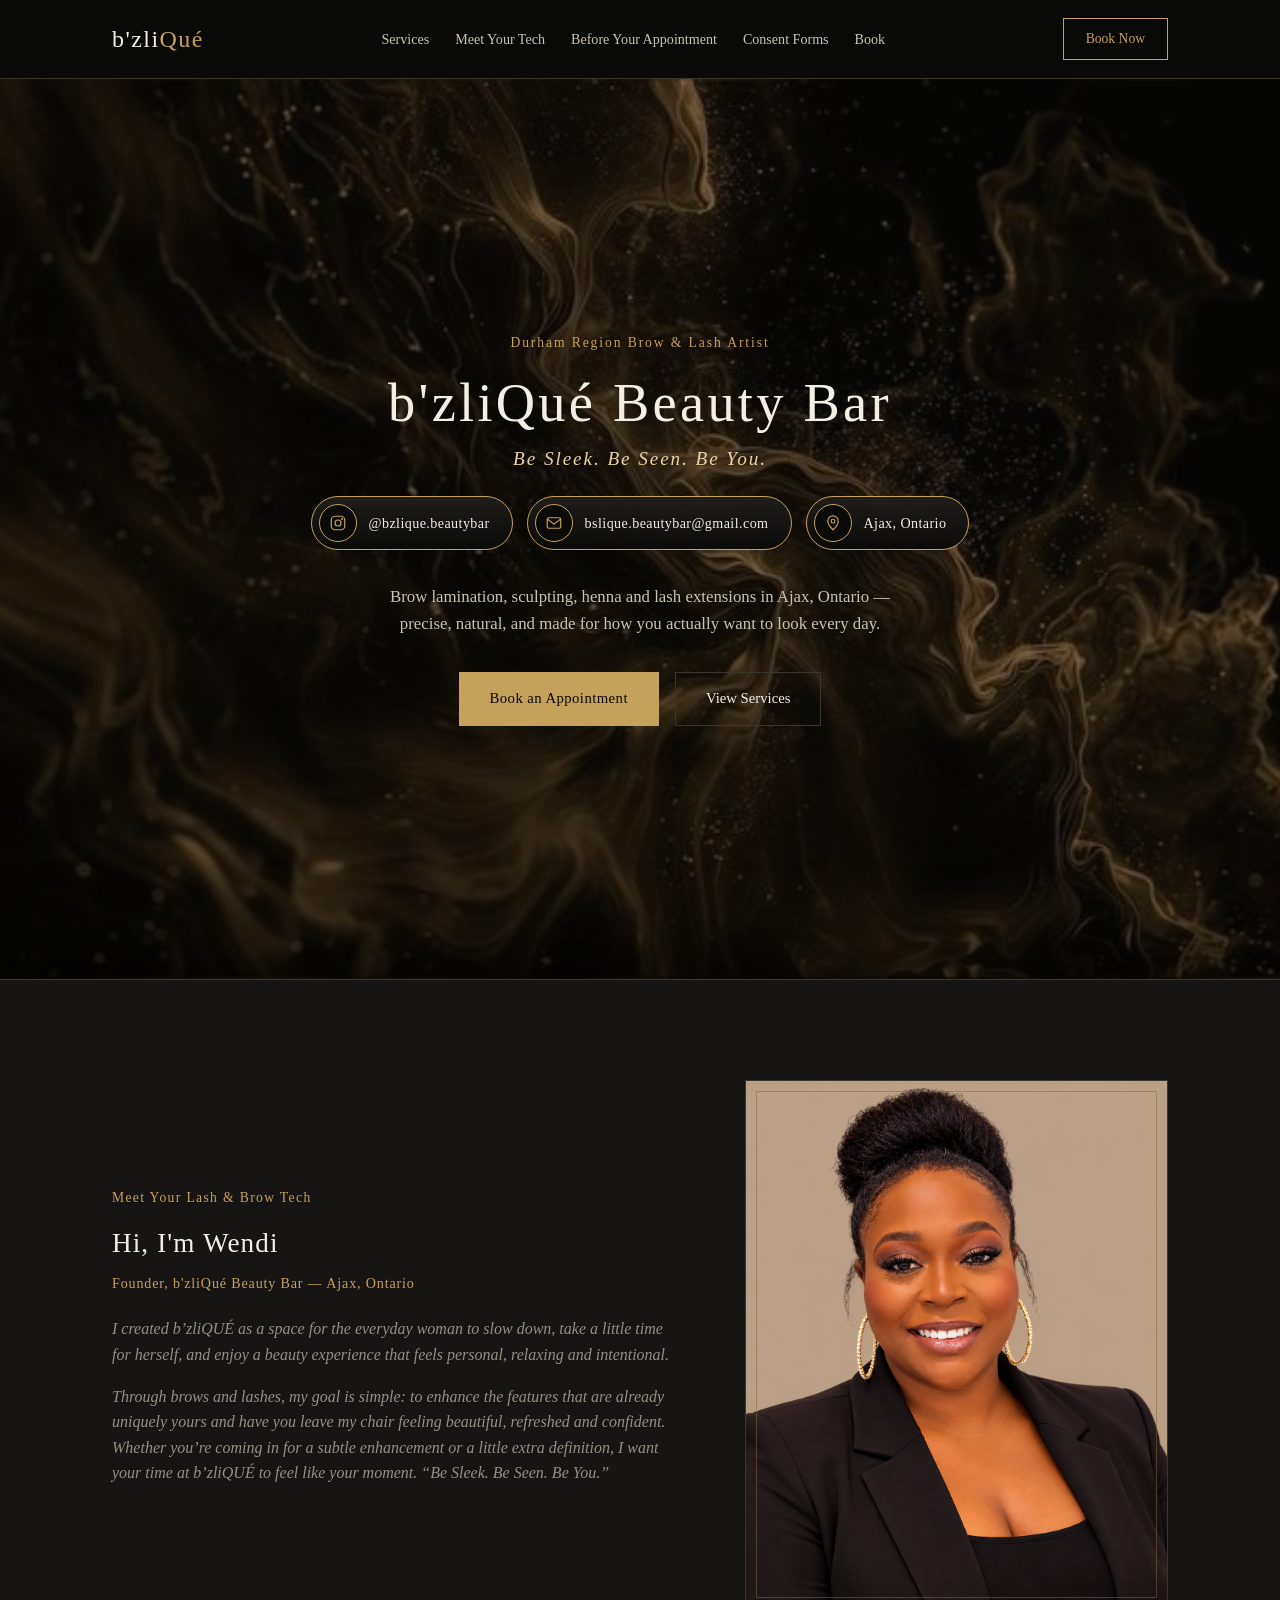
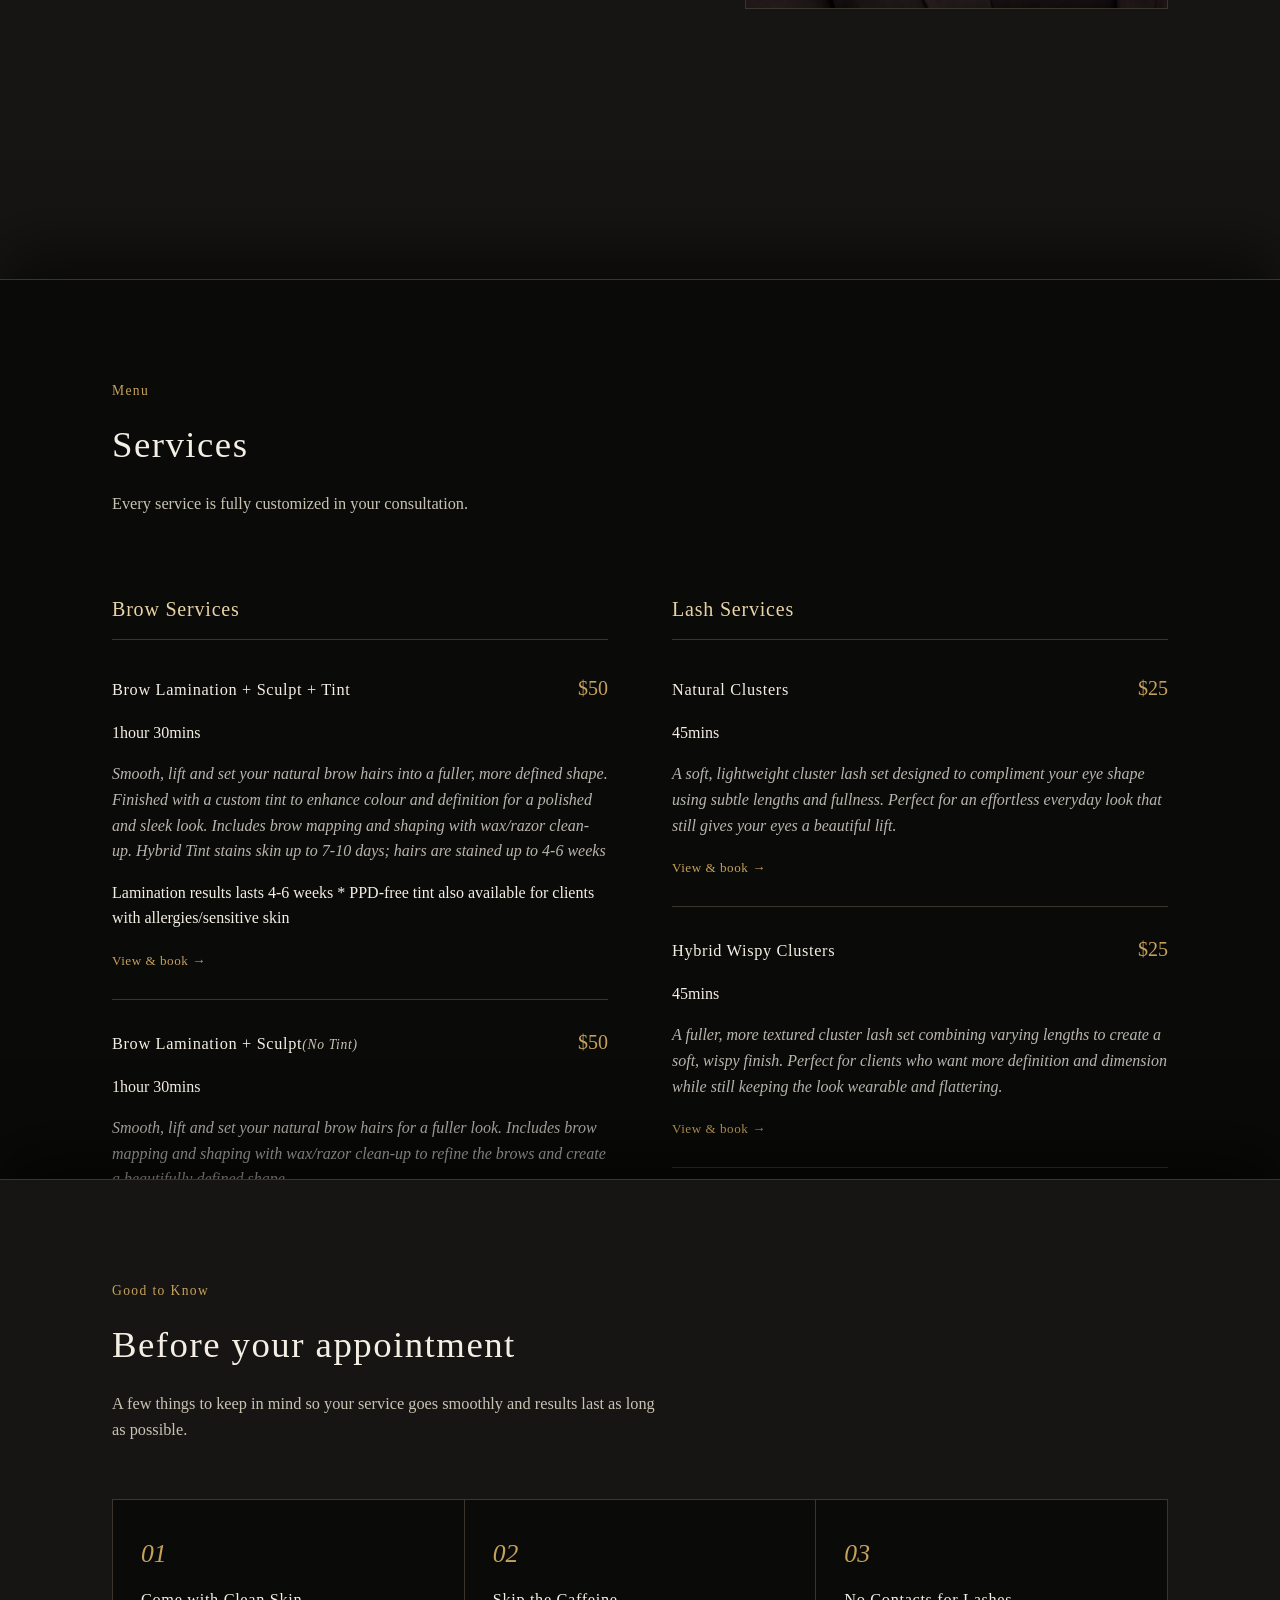
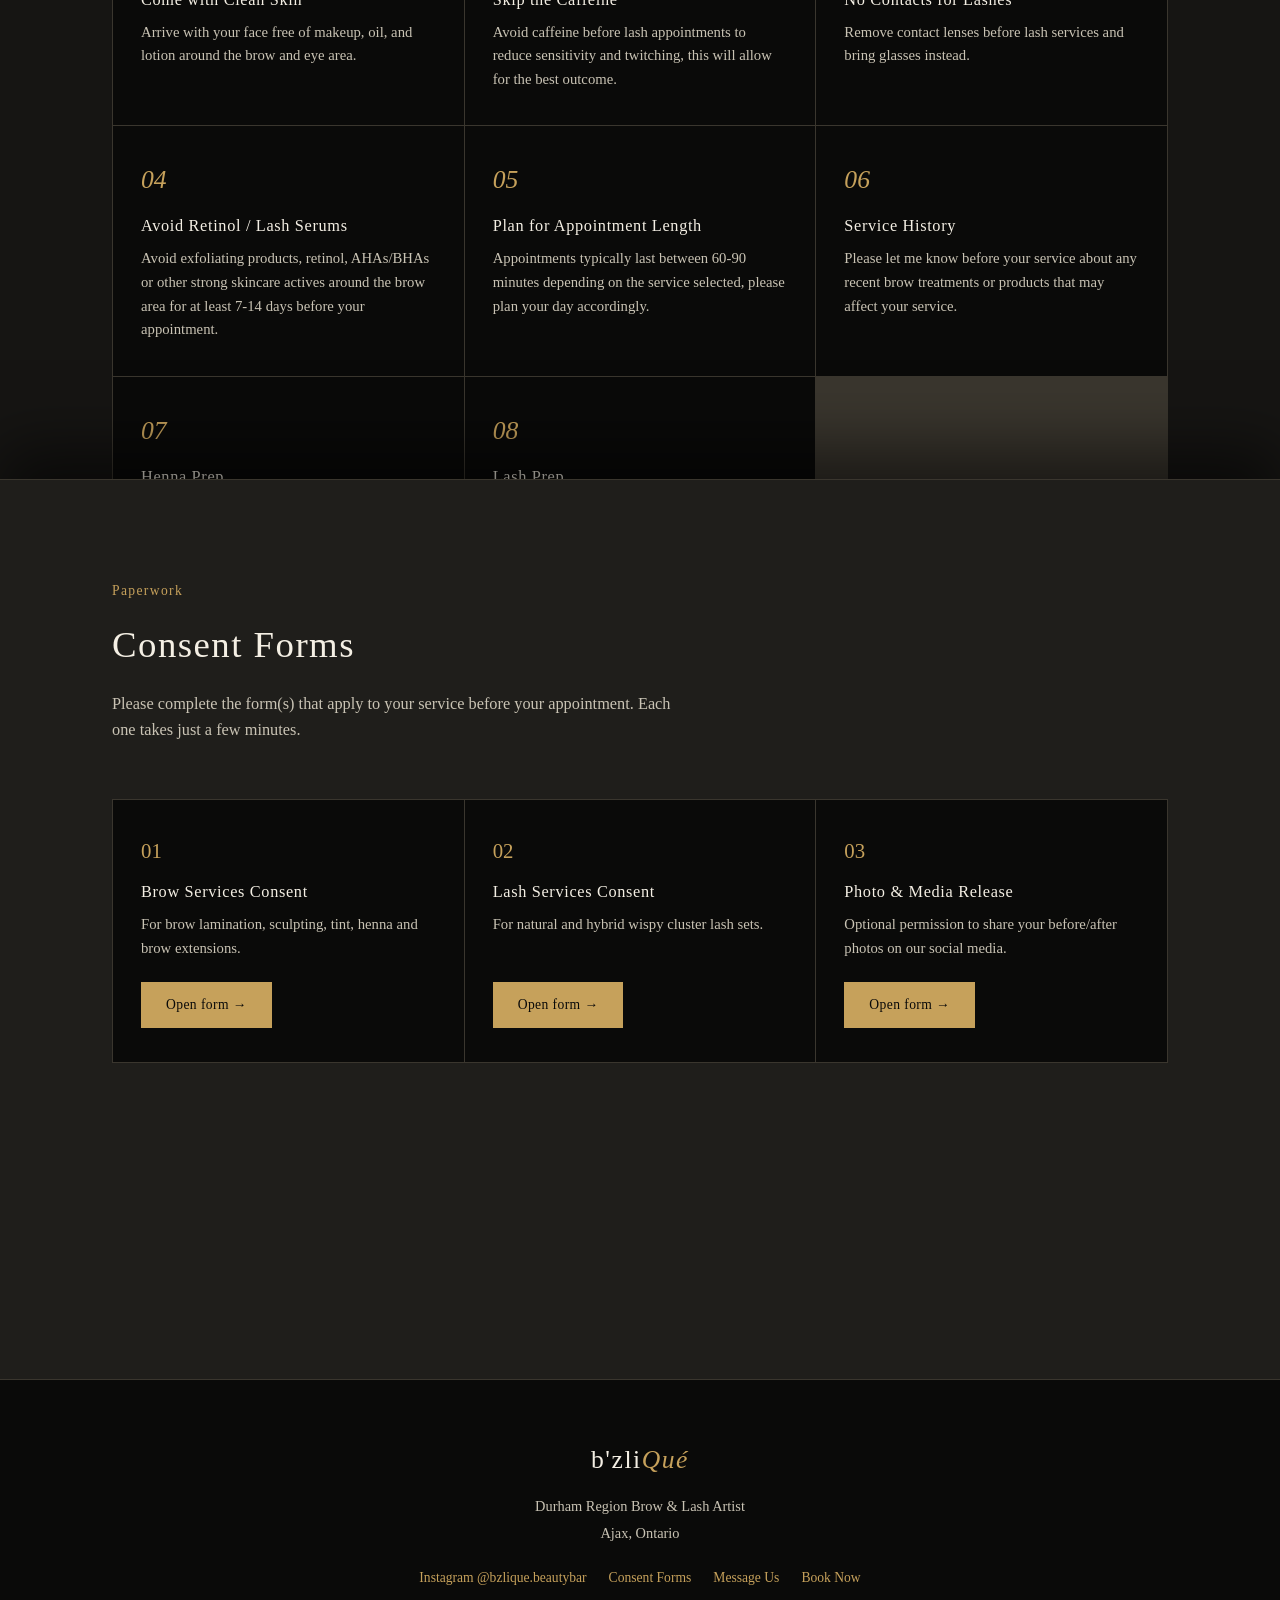
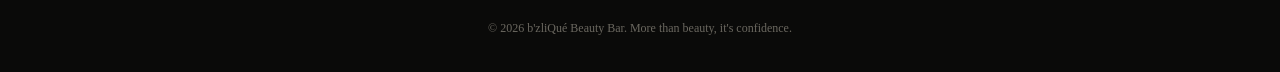
<file: index.html>
<!DOCTYPE html>
<html lang="en">
<head>
<meta charset="UTF-8">
<meta name="viewport" content="width=device-width, initial-scale=1.0">
<title>b'zliQué Beauty Bar — Brow & Lash Studio, Ajax</title>
<link rel="preconnect" href="https://fonts.googleapis.com">
<link href="https://fonts.googleapis.com/css2?family=Cinzel+Decorative:wght@400;700&family=Jost:ital,wght@0,300;0,400;0,500;0,600;1,300&display=swap" rel="stylesheet">
<link rel="stylesheet" href="styles.css">
</head>
<body>

<nav>
  <div class="nav-inner">
    <a href="#top" class="brand">b'zli<em>Qué</em></a>
    <div class="nav-links">
      <a href="#services">Services</a>
      <a href="#about">Meet Your Tech</a>
      <a href="#prep">Before Your Appointment</a>
      <a href="#consent">Consent Forms</a>
      <a data-fresha href="#">Book</a>
    </div>
    <a class="nav-cta" data-fresha href="#">Book Now</a>
    <button class="menu-toggle" id="menuToggle" aria-label="Menu" aria-expanded="false">
      <span class="bar"></span><span class="bar"></span><span class="bar"></span>
    </button>
  </div>
  <div class="dropdown" id="dropdown">
    <a href="#about">Meet Your Tech</a>
    <a href="#services">Services</a>
    <a href="#prep">Before Your Appointment</a>
    <a href="#consent">Consent Forms</a>
    <a data-fresha href="#">Book</a>
  </div>
</nav>

<div id="top"></div>

<!-- HERO -->
<div class="stack-outer z1">
  <div class="stack-inner">

    <div class="hero-photo-slot"></div>

    <div class="hero">

      <div class="hero-eyebrow">Durham Region Brow &amp; Lash Artist</div>

      <!-- LOGO + MOTTO (centered) -->
      <h1>
        b'zliQué Beauty Bar
        <span class="script">Be Sleek. Be Seen. Be You.</span>
      </h1>

      <!-- CONTACT BUBBLES (horizontal) -->
      <div class="contact-row">
        <a href="https://www.instagram.com/bzlique.beautybar/" class="contact-pill" target="_blank" rel="noopener" aria-label="Instagram @bzlique.beautybar">
          <span class="contact-icon"><svg viewBox="0 0 24 24" fill="none" stroke="currentColor" stroke-width="1.6" stroke-linecap="round" stroke-linejoin="round" aria-hidden="true"><rect x="3" y="3" width="18" height="18" rx="5"/><circle cx="12" cy="12" r="4"/><circle cx="17.3" cy="6.7" r=".6" fill="currentColor"/></svg></span>
          <span class="contact-label">@bzlique.beautybar</span>
        </a>
        <a href="mailto:bslique.beautybar@gmail.com" class="contact-pill" aria-label="Email hello@bzliquebeautybar.com">
          <span class="contact-icon"><svg viewBox="0 0 24 24" fill="none" stroke="currentColor" stroke-width="1.6" stroke-linecap="round" stroke-linejoin="round" aria-hidden="true"><rect x="3" y="5" width="18" height="14" rx="2"/><path d="m3.5 7 8.5 6.5L20.5 7"/></svg></span>
          <span class="contact-label">bslique.beautybar@gmail.com</span>
        </a>
        <a href="https://www.google.com/maps/search/?api=1&amp;query=Ajax%2C+Ontario" class="contact-pill" target="_blank" rel="noopener" aria-label="Location: Ajax, Ontario">
          <span class="contact-icon"><svg viewBox="0 0 24 24" fill="none" stroke="currentColor" stroke-width="1.6" stroke-linecap="round" stroke-linejoin="round" aria-hidden="true"><path d="M12 21s-7-6.2-7-11.5a7 7 0 0 1 14 0C19 14.800 12 21 12 21z"/><circle cx="12" cy="9.5" r="2.5"/></svg></span>
          <span class="contact-label">Ajax, Ontario</span>
        </a>
      </div>

      <p class="lead">
        Brow lamination, sculpting, henna and lash extensions in Ajax,
        Ontario — precise, natural, and made for how you actually want
        to look every day.
      </p>

      <div class="hero-buttons">
        <a href="#" class="btn-primary" data-fresha>Book an Appointment</a>
        <a href="#services" class="btn-ghost">View Services</a>
      </div>

    </div>
  </div>
</div>

<!-- ABOUT / MEET YOUR LASH TECH -->
<section id="about" class="stack-outer z2">
<div class="stack-inner">
  <div class="wrap about-grid">
    <div class="about-copy">
      <div class="kicker">Meet Your Lash & Brow Tech</div>
      <h3>Hi, I'm Wendi</h3>
      <span class="role">Founder, b'zliQué Beauty Bar — Ajax, Ontario</span>
      <p class="placeholder">I created b’zliQUÉ as a space for the everyday woman to slow down, take a little time for
herself, and enjoy a beauty experience that feels personal, relaxing and intentional.</p>
      <p class="placeholder">Through brows and lashes, my goal is simple: to enhance the features that are already
uniquely yours and have you leave my chair feeling beautiful, refreshed and confident.
Whether you’re coming in for a subtle enhancement or a little extra definition, I want your time
at b’zliQUÉ to feel like your moment.
“Be Sleek. Be Seen. Be You.”</p>
    </div>
    <div class="about-photo">
      <img src="Headshot.png" alt="Headshot">
    </div>
  </div>
</div>
</section>

<!-- SERVICES ---------------------------------------------------------
     Each "View & book" link opens service.html?service=<id>, which
     reads that service's name/price/description from the SERVICES
     object in script.js and displays it on its own page.          -->
<section id="services" class="stack-outer z3">
<div class="stack-inner">
  <div class="wrap">
    <div class="section-head">
      <div class="kicker">Menu</div>
      <h2>Services</h2>
      <p>Every service is fully customized in your consultation.</p>
    </div>

    <div class="services-grid">
      <div class="service-col">
        <h3>Brow Services</h3>

        <div class="service-item">
          <div class="service-top">
            <span class="service-name">Brow Lamination + Sculpt + Tint</span>
            <span class="service-price">$50</span>
          </div>
          <p class="placeholder">1hour 30mins</p>
          <p class="service-desc placeholder">Smooth, lift and set your natural brow hairs into a fuller, more defined shape. Finished with a
custom tint to enhance colour and definition for a polished and sleek look. Includes brow
mapping and shaping with wax/razor clean-up.
Hybrid Tint stains skin up to 7-10 days; hairs are stained up to 4-6 weeks
<p>Lamination results lasts 4-6 weeks

  * PPD-free tint also available for clients with allergies/sensitive skin</p>
          <div class="service-actions"><a class="book-link" href="service.html?service=brow-lamination-sculpt-tint">View & book →</a></div>
        </div>

        <div class="service-item">
          <div class="service-top">
            <span class="service-name">Brow Lamination + Sculpt<small style="color:var(--cream-dim);font-style:italic;">(No Tint)</small></span>
            <span class="service-price">$50</span>
          </div>
          <p class="placeholder">1hour 30mins</p>
          <p class="service-desc placeholder">Smooth, lift and set your natural brow hairs for a fuller look. Includes brow mapping and
shaping with wax/razor clean-up to refine the brows and create a beautifully defined shape.</p>
 <p>Lamination results lasts 4-6 weeks</p>
          <div class="service-actions"><a class="book-link" href="service.html?service=brow-lamination-sculpt">View & book →</a></div>
        </div>

        <div class="service-item">
          <div class="service-top">
            <span class="service-name">Brow Lamination Maintenance</span>
            <span class="service-price">$35</span>
          </div>
          <p>1hour 30mins</p>
          <p class="service-desc placeholder">This maintenance service is designed to refresh and nourish your brows while maintaining
their shape and appearance. Includes a conditioning treatment, relaxing hot towel, brow sculpting, and tint if required to
refresh your colour and definition.</p>
<p>Recommended 3–6 weeks after your last brow lamination.</p>
          <div class="service-actions"><a class="book-link" href="service.html?service=brow-lamination-maintenance">View & book →</a></div>
        </div>

        <div class="service-item">
          <div class="service-top">
            <span class="service-name">Henna Brows + Brow Sculpt</span>
            <span class="service-price">$30</span>
          </div>
          <p>1hour 30mins</p>
          <p class="service-desc placeholder">A complete brow transformation featuring mapping and shaping to create a flattering brow
design, followed by henna to stain both the brow hairs and skin. Ideal for adding definition and
creating a fuller, more structured appearance.</p>
<p>*Henna lasts up to 10-14 days on the skin and up to 6 weeks on the hairs.</p>
          <div class="service-actions"><a class="book-link" href="service.html?service=brow-henna-sculpt">View & book →</a></div>
        </div>

        <div class="service-item">
          <div class="service-top">
            <span class="service-name">Brow Sculpt + Tint</span>
            <span class="service-price">$30</span>
          </div>
          <p>1hour 30mins</p>
          <p class="service-desc placeholder">Refresh and define your natural brows with a wax and/or razor clean-up to remove unwanted
hair and refine the shape, followed by a custom tint to enhance the colour and create a fuller
appearance.</p>
<p>Hybrid Tint stains skin up to 7-10 days; hairs are stained up to 4-6 weeks
*PPD-free tint also available for clients with allergies/sensitive skin</p>
          <div class="service-actions"><a class="book-link" href="service.html?service=brow-sculpt-tint">View & book →</a></div>
        </div>

        <div class="service-item">
          <div class="service-top">
            <span class="service-name">Brow Sculpt</span>
            <span class="service-price">$25</span>
          </div>
          <p>1hour</p>
          <p class="service-desc placeholder">This treatment includes detailed brow mapping to create the most flattering shape for your facial
features, followed by expert shaping and clean-up using wax and/or a precision razor.</p>
          <div class="service-actions"><a class="book-link" href="service.html?service=brow-sculpt">View & book →</a></div>
        </div>

        <div class="service-item" style="border-bottom:none;">
          <div class="service-top">
            <span class="service-name">Brow Extensions <small style="color:var(--cream-dim);font-style:italic;">(Add-On)</small></span>
            <span class="service-price">$20</span>
          </div>
          <p>30mins</p>
          <p class="service-desc placeholder">Individual brow fibres are carefully applied to help fill sparse areas and add realistic-looking
fullness and definition. A great add-on for clients wanting to enhance areas where natural
brow hair is thin or missing.</p>
          <div class="service-actions"><a class="book-link" href="service.html?service=brow-extensions">View & book →</a></div>
        </div>
      </div>

      <div class="service-col">
        <h3>Lash Services</h3>

        <div class="service-item">
          <div class="service-top">
            <span class="service-name">Natural Clusters</span>
            <span class="service-price">$25</span>
          </div>
          <p>45mins</p>
          <p class="service-desc placeholder">A soft, lightweight cluster lash set designed to compliment your eye shape using subtle
lengths and fullness. Perfect for an effortless everyday look that still gives your eyes a
beautiful lift.</p>
          <div class="service-actions"><a class="book-link" href="service.html?service=lash-natural-clusters">View & book →</a></div>
        </div>

        <div class="service-item">
          <div class="service-top">
            <span class="service-name">Hybrid Wispy Clusters</span>
            <span class="service-price">$25</span>
          </div>
          <p>45mins</p>
          <p class="service-desc placeholder">A fuller, more textured cluster lash set combining varying lengths to create a soft, wispy finish.
Perfect for clients who want more definition and dimension while still keeping the look
wearable and flattering.</p>
          <div class="service-actions"><a class="book-link" href="service.html?service=lash-hybrid-wispy">View & book →</a></div>
        </div>
        <p>Cluster lash sets are designed for short-term wear. Proper aftercare is essential to
help protect your natural lashes.</p>

        <div class="service-item" style="border-bottom:none;opacity:0;pointer-events:none;">
          <div class="service-top"><span class="service-name">&nbsp;</span></div>
        </div>
      </div>
    </div>
  </div>
</div>
</section>

<!-- BEFORE YOUR APPOINTMENT -->
<section id="prep" class="stack-outer z4">
<div class="stack-inner">
  <div class="wrap">
    <div class="section-head">
      <div class="kicker">Good to Know</div>
      <h2>Before your appointment</h2>
      <p>A few things to keep in mind so your service goes smoothly and results last as long as possible.</p>
    </div>
    <div class="prep-grid">
      <div class="prep-card">
        <span class="num">01</span>
        <h4>Come with Clean Skin</h4>
        <p>Arrive with your face free of makeup, oil, and lotion around the brow and eye area.</p>
      </div>
      <div class="prep-card">
        <span class="num">02</span>
        <h4>Skip the Caffeine</h4>
        <p>Avoid caffeine before lash appointments to reduce sensitivity and twitching, this will allow for the best outcome.</p>
      </div>
      <div class="prep-card">
        <span class="num">03</span>
        <h4>No Contacts for Lashes</h4>
        <p>Remove contact lenses before lash services and bring glasses instead.</p>
      </div>
      <div class="prep-card">
        <span class="num">04</span>
        <h4>Avoid Retinol / Lash Serums</h4>
        <p>Avoid exfoliating products, retinol, AHAs/BHAs or other strong skincare actives around the brow area for at least 7-14 days before your appointment.</p>
      </div>
       <div class="prep-card">
        <span class="num">05</span>
        <h4>Plan for Appointment Length</h4>
        <p>Appointments typically last between 60-90 minutes depending on the service selected, please plan your day accordingly.</p>
      </div>
      <div class="prep-card">
        <span class="num">06</span>
        <h4>Service History</h4>
        <p>Please let me know before your service about any recent brow treatments or products that may affect your service.</p>
      </div>
      <div class="prep-card">
        <span class="num">07</span>
        <h4>Henna Prep</h4>
        <p>For tint or henna services, a patch test may be recommended 24–48 hours before your appointment.</p>
        <p>*Results may vary based on skin type, aftercare and lifestyle.</p>
      </div>
      <div class="prep-card">
        <span class="num">08</span>
        <h4>Lash Prep</h4>
        <p>Please arrive with clean lashes and no eye makeup. Avoid mascara, strip-lash glue and oily products around the eyes before your appointment. If you wear contact lenses, you will be required to remove them before your service.</p>
      </div>
    </div>
    <p class="prep-note">Cancellation Policy</p>
    <p>Life happens — we understand!</p>
    <p>If you need to cancel or reschedule, please provide at least 24 hours’ notice.</p>
    <p>Cancellations or rescheduling with less than 24 hours’ notice will result in the $10 deposit being forfeited.</p>
    <p>A new deposit will be required to secure another appointment.</p>
    <p>No-shows will also forfeit their deposit.</p>
  </div>
</div>
</section>

<!-- CONSENT FORMS ---------------------------------------------------
     Each button opens a Google Form. Paste the form links into
     CONSENT_FORM_LINKS in script.js (keys match data-form below). -->
<section id="consent" class="stack-outer z5">
<div class="stack-inner">
  <div class="wrap">
    <div class="section-head">
      <div class="kicker">Paperwork</div>
      <h2>Consent Forms</h2>
      <p>Please complete the form(s) that apply to your service before your appointment. Each one takes just a few minutes.</p>
    </div>
    <div class="consent-grid">
      <div class="consent-card">
        <span class="num">01</span>
        <h4>Brow Services Consent</h4>
        <p>For brow lamination, sculpting, tint, henna and brow extensions.</p>
        <a class="btn-primary" data-form="brow" href="#" target="_blank" rel="noopener">Open form →</a>
      </div>
      <div class="consent-card">
        <span class="num">02</span>
        <h4>Lash Services Consent</h4>
        <p>For natural and hybrid wispy cluster lash sets.</p>
        <a class="btn-primary" data-form="lash" href="#" target="_blank" rel="noopener">Open form →</a>
      </div>
      <div class="consent-card">
        <span class="num">03</span>
        <h4>Photo &amp; Media Release</h4>
        <p>Optional permission to share your before/after photos on our social media.</p>
        <a class="btn-primary" data-form="photo" href="#" target="_blank" rel="noopener">Open form →</a>
      </div>
    </div>
  </div>
</div>
</section>

<footer>
  <div class="brand">b'zli<em style="font-style:italic;color:var(--gold);">Qué</em></div>
  <p>Durham Region Brow & Lash Artist</p>
  <p>Ajax, Ontario</p>
  <div class="social">
    <a href="https://www.instagram.com/bzlique.beautybar/" target="_blank">Instagram @bzlique.beautybar</a>
    <a href="#consent">Consent Forms</a>
    <a href="mailto:hello@bzliquebeautybar.com">Message Us</a>
    <a data-fresha href="#">Book Now</a>
  </div>
  <p class="fine">© 2026 b'zliQué Beauty Bar. More than beauty, it's confidence.</p>
</footer>

<script src="script.js"></script>
</body>
</html>
</file>
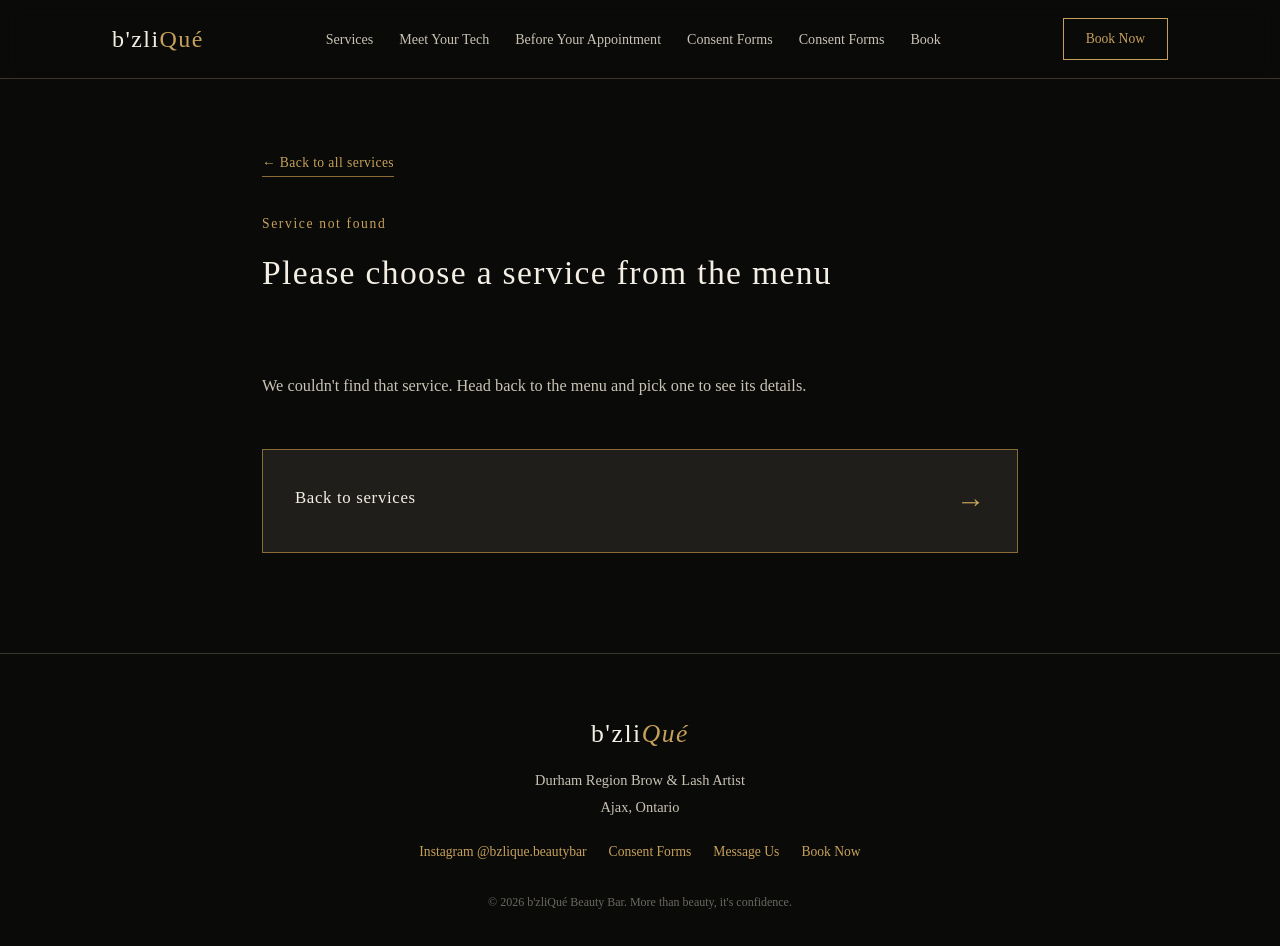
<file: service.html>
<!DOCTYPE html>
<html lang="en">
<head>
<meta charset="UTF-8">
<meta name="viewport" content="width=device-width, initial-scale=1.0">
<title>Service — b'zliQué Beauty Bar</title>
<link rel="preconnect" href="https://fonts.googleapis.com">
<link href="https://fonts.googleapis.com/css2?family=Cinzel+Decorative:wght@400;700&family=Jost:ital,wght@0,300;0,400;0,500;0,600;1,300&display=swap" rel="stylesheet">
<link rel="stylesheet" href="styles.css">
</head>
<body>

<nav>
  <div class="nav-inner">
    <a href="index.html#top" class="brand">b'zli<em>Qué</em></a>
    <div class="nav-links">
      <a href="index.html#services">Services</a>
      <a href="index.html#about">Meet Your Tech</a>
      <a href="index.html#prep">Before Your Appointment</a>
    <a href="index.html#consent">Consent Forms</a>
      <a href="index.html#consent">Consent Forms</a>
      <a data-fresha href="#">Book</a>
    </div>
    <a class="nav-cta" data-fresha href="#">Book Now</a>
    <button class="menu-toggle" id="menuToggle" aria-label="Menu" aria-expanded="false">
      <span class="bar"></span><span class="bar"></span><span class="bar"></span>
    </button>
  </div>
  <div class="dropdown" id="dropdown">
    <a href="index.html#about">Meet Your Tech</a>
    <a href="index.html#services">Services</a>
    <a href="index.html#prep">Before Your Appointment</a>
    <a href="index.html#consent">Consent Forms</a>
    <a data-fresha href="#">Book</a>
  </div>
</nav>

<!-- SERVICE DETAIL — populated from the SERVICES object in script.js
     based on the ?service=<id> value in the URL.
     To show a photo, add  image: "your-photo.jpg"  to that service in script.js. -->
<main id="serviceDetail" class="detail-wrap">
  <a class="back-link" href="index.html#services">← Back to all services</a>

  <div class="detail-photo" id="detailPhoto">[Add a photo of this service — before/after or in-progress shot]</div>

  <div class="detail-category" id="detailCategory">Category</div>
  <h1 class="detail-name" id="detailName">Service name</h1>
  <div class="detail-price" id="detailPrice">$__</div>
  <p class="detail-desc" id="detailDesc">Description loads here.</p>

  <a class="book-tile" id="detailBookBtn" href="#" target="_blank" rel="noopener">
    <div class="tile-text">
      <h4>Book this service</h4>
      <p>Opens our Fresha booking page</p>
    </div>
    <span class="tile-arrow">→</span>
  </a>
</main>

<footer>
  <div class="brand">b'zli<em style="font-style:italic;color:var(--gold);">Qué</em></div>
  <p>Durham Region Brow & Lash Artist</p>
  <p>Ajax, Ontario</p>
  <div class="social">
    <a href="https://www.instagram.com/bzlique.beautybar/" target="_blank" rel="noopener">Instagram @bzlique.beautybar</a>
    <a href="index.html#consent">Consent Forms</a>
    <a href="mailto:hello@bzliquebeautybar.com">Message Us</a>
    <a data-fresha href="#">Book Now</a>
  </div>
  <p class="fine">© 2026 b'zliQué Beauty Bar. More than beauty, it's confidence.</p>
</footer>

<script src="script.js"></script>
</body>
</html>
</file>
<file: styles.css>
/* =========================================================
   b'zliQué Beauty Bar — shared stylesheet
   Used by: index.html, service.html
   ========================================================= */


:root{
  --font-main:'Centry Gothic',serif;   /* main font: logo + headings */
  --font-body:var(--font-body);          /* sub font: all body text */
  --black:#0a0a09;
  --charcoal:#161513;
  --charcoal-2:#1f1e1b;
  --line:#3a362e;
  --cream:#f4efe4;
  --cream-dim:#c9c3b4;
  --gold:#c6a15b;
  --gold-soft:#e8d4a5;
  --gold-deep:#8a6a35;
}
*{box-sizing:border-box;}
html{scroll-behavior:smooth;}
body{
  margin:0;
  background:var(--black);
  color:var(--cream);
  font-family:var(--font-body);
  font-weight:300;
  line-height:1.6;
}
h1,h2,h3,h4,.serif{
  font-family:var(--font-main);
  font-weight:400;
  letter-spacing:.04em;
}
a{color:inherit;}
img{max-width:100%;display:block;}
.wrap{max-width:1120px;margin:0 auto;padding:0 32px;}


/* ---------- NAV ---------- */
nav{
  position:sticky;top:0;z-index:50;
  background:rgba(10,10,9,.9);
  backdrop-filter:blur(10px);
  border-bottom:1px solid var(--line);
}
.nav-inner{
  display:flex;align-items:center;justify-content:space-between;
  padding:18px 32px;max-width:1120px;margin:0 auto;
}
.brand{
  font-family:var(--font-main);
  font-size:1.5rem;
  letter-spacing:.06em;
  color:var(--cream);
  text-decoration:none;
}
.brand em{font-style:normal;color:var(--gold);}
.nav-links{display:flex;gap:26px;font-size:.88rem;}
.nav-links a{text-decoration:none;color:var(--cream-dim);transition:color .2s;}
.nav-links a:hover{color:var(--gold);}
.nav-cta{
  border:1px solid var(--gold);
  color:var(--gold);
  padding:9px 22px;
  font-size:.85rem;
  text-decoration:none;
  transition:.25s;
  background:transparent;
  cursor:pointer;
  font-family:var(--font-body);
}
.nav-cta:hover{background:var(--gold);color:var(--black);}
.menu-toggle{display:none;background:none;border:none;color:var(--cream);font-size:1.6rem;cursor:pointer;z-index:60;position:relative;}
.menu-toggle .bar{display:block;width:26px;height:1px;background:var(--cream);margin:6px 0;transition:.3s;}
.menu-toggle.open .bar:nth-child(1){transform:translateY(7px) rotate(45deg);}
.menu-toggle.open .bar:nth-child(2){opacity:0;}
.menu-toggle.open .bar:nth-child(3){transform:translateY(-7px) rotate(-45deg);}


.dropdown{
  display:none;
  position:absolute;
  top:100%;left:0;right:0;
  background:var(--charcoal-2);
  border-bottom:1px solid var(--line);
  flex-direction:column;
  padding:10px 32px 26px;
}
.dropdown.open{display:flex;}
.dropdown a{
  padding:16px 0;
  border-bottom:1px solid var(--line);
  text-decoration:none;
  color:var(--cream-dim);
  font-size:.98rem;
}
.dropdown a:last-child{border-bottom:none;}
.dropdown a:hover{color:var(--gold);}


/* ---------- HERO ---------- */
.hero-photo-slot{
  position:absolute;inset:0;
  background-image:url("Gold.png");
  background-size:cover;background-position:center;background-repeat:no-repeat;
  opacity:.5;pointer-events:none;
}
.hero{
  position:relative;z-index:1;
  display:flex;flex-direction:column;
  align-items:center;justify-content:center;
  text-align:center;
  max-width:900px;min-height:100%;
  margin:0 auto;
}
.hero-eyebrow{
  color:var(--gold);
  font-size:.85rem;letter-spacing:.14em;
  margin-bottom:18px;
}
/* logo + motto (centered) */
.hero h1{
  font-size:clamp(1.9rem,5vw,3.4rem);
  line-height:1.15;letter-spacing:.06em;
  margin:0 0 16px;color:var(--cream);
  text-wrap:balance;
}
.hero .script{
  display:block;
  font-family:var(--font-body);
  font-style:italic;font-weight:300;
  letter-spacing:.1em;
  color:var(--gold-soft);
  font-size:clamp(.95rem,1.8vw,1.2rem);
  margin-top:14px;
}

/* ---------- CONTACT BUBBLES (horizontal row under the logo + motto) ---------- */
.contact-row{
  display:flex;flex-direction:row;flex-wrap:wrap;
  justify-content:center;align-items:center;
  gap:14px;
  margin:10px 0 34px;
}
.contact-pill{
  display:inline-flex;align-items:center;gap:12px;
  padding:7px 22px 7px 7px;
  border-radius:999px;
  border:1px solid var(--gold);
  background:linear-gradient(180deg,rgba(31,30,27,.98),rgba(10,10,9,.98));
  color:var(--cream);text-decoration:none;
  font-size:.88rem;letter-spacing:.03em;
  transition:.25s;
}
a.contact-pill:hover{
  border-color:var(--gold-soft);
  box-shadow:0 0 10px rgba(198,161,91,.2);
  transform:translateY(-2px);
}
.contact-icon{
  width:38px;height:38px;flex-shrink:0;
  display:flex;align-items:center;justify-content:center;
  border-radius:50%;
  border:1px solid var(--gold);
  background:var(--black);
  color:var(--gold);
}
.contact-icon svg{width:18px;height:18px;}

.hero p.lead{
  max-width:520px;
  color:var(--cream-dim);
  font-size:1.05rem;
  margin:0 0 34px;
}
.hero-buttons{
  display:flex;gap:16px;flex-wrap:wrap;
  justify-content:center;align-items:center;
}

/* ---------- BUTTONS ---------- */
.btn-primary{
  background:var(--gold);color:var(--black);
  border:1px solid var(--gold);
  padding:14px 30px;
  font-size:.92rem;letter-spacing:.03em;
  cursor:pointer;text-decoration:none;
  font-family:var(--font-body);
  transition:.25s;display:inline-block;
}
.btn-primary:hover{background:transparent;color:var(--gold);}
.btn-ghost{
  background:transparent;color:var(--cream);
  border:1px solid var(--line);
  padding:14px 30px;font-size:.92rem;
  cursor:pointer;text-decoration:none;
  font-family:var(--font-body);
  transition:.25s;display:inline-block;
}
.btn-ghost:hover{border-color:var(--gold);color:var(--gold);}

/* small screens: keep the three bubbles in one row as icon-only circles */
@media(max-width:700px){
  .contact-row{flex-wrap:nowrap;gap:12px;}
  .contact-pill{padding:7px;}
  .contact-label{display:none;}
}

/* ---------- SECTION SHELL ---------- */
section{padding:0;border-top:1px solid var(--line);}


/* ---------- SCROLL STACKING (index.html only) ---------- */
/* Each section pins at the top of the viewport and only lets the next
   section slide over it once its own content has been fully scrolled
   through — outer element pins + sizes to the viewport, inner element
   holds the real content and scrolls internally until it runs out. */
.stack-outer{
  position:sticky;
  top:0;
  height:100vh;
  overflow:hidden;
  box-shadow:0 -30px 60px rgba(0,0,0,.55);
}
.stack-inner{
  position:relative;
  height:100%;
  overflow-y:auto;
  overflow-x:hidden;
  padding:100px 32px;
  -webkit-overflow-scrolling:touch;
  scrollbar-width:thin;
  scrollbar-color:var(--gold-deep) transparent;
}
.stack-inner::-webkit-scrollbar{width:6px;}
.stack-inner::-webkit-scrollbar-thumb{background:var(--gold-deep);}
.stack-inner::-webkit-scrollbar-track{background:transparent;}
.stack-outer.z1{z-index:1;background:var(--black);}
.stack-outer.z2{z-index:2;background:var(--charcoal);}
.stack-outer.z3{z-index:3;background:var(--black);}
.stack-outer.z4{z-index:4;background:var(--charcoal);}
.stack-outer.z5{z-index:5;background:var(--charcoal-2);}
footer{position:relative;z-index:6;background:var(--black);}


.section-head{max-width:620px;margin-bottom:56px;}
.kicker{color:var(--gold);font-size:.85rem;letter-spacing:.1em;margin-bottom:14px;}
.section-head h2{font-size:clamp(1.6rem,3vw,2.3rem);margin:0 0 16px;color:var(--cream);}
.section-head p{color:var(--cream-dim);font-size:1.02rem;max-width:560px;}


.work-gallery{
  display:grid;
  grid-template-columns:repeat(4,1fr);
  gap:14px;
  margin-bottom:56px;
}
.work-photo{
  aspect-ratio:3/4;
  background:linear-gradient(160deg,#201d17,#0a0a09 75%);
  border:1px solid var(--line);
  display:flex;align-items:center;justify-content:center;
  text-align:center;
  color:var(--cream-dim);
  font-size:.75rem;
  padding:10px;
}


/* ---------- SERVICES LIST (index.html) ---------- */
.services-grid{
  display:grid;
  grid-template-columns:1fr 1fr;
  gap:0 64px;
}
.service-col h3{
  font-size:1.25rem;color:var(--gold-soft);
  border-bottom:1px solid var(--line);
  padding-bottom:14px;margin-bottom:6px;
}
.service-item{
  padding:26px 0;
  border-bottom:1px solid var(--line);
}
.service-top{
  display:flex;justify-content:space-between;align-items:baseline;gap:16px;
}
.service-name{font-family:var(--font-main);font-size:1.02rem;letter-spacing:.04em;line-height:1.35;color:var(--cream);}
.service-price{color:var(--gold);font-size:1.25rem;white-space:nowrap;}
.service-duration{
  color:var(--gold-soft);
  font-size:.78rem;
  letter-spacing:.08em;
  text-transform:uppercase;
  margin:6px 0 0;
}
.service-desc{
  color:var(--cream);
  font-size:1rem;
  margin-top:8px;
  font-style:italic;
  opacity:.75;
}
.service-note{
  color:var(--cream-dim);
  font-size:.82rem;
  opacity:.8;
  margin:10px 0 0;
}
.lash-note{margin-top:22px;}
.service-actions{margin-top:14px;}
.book-link{
  font-size:.82rem;
  letter-spacing:.04em;
  color:var(--gold);
  border-bottom:1px solid var(--gold-deep);
  padding-bottom:2px;
  cursor:pointer;
  background:none;border:none;
  text-decoration:none;
  font-family:var(--font-body);
}
.book-link:hover{color:var(--gold-soft);border-color:var(--gold-soft);}


/* ---------- ABOUT / MEET TECH ---------- */
.about-grid{
  display:grid;
  grid-template-columns:1.15fr .85fr;
  gap:60px;
  align-items:center;
}
.about-photo{
  aspect-ratio:4/5;
  background:linear-gradient(160deg,#231f19,#0a0a09 70%);
  border:1px solid var(--line);
  position:relative;
  display:flex;align-items:center;justify-content:center;
  color:var(--cream-dim);
  font-size:.85rem;
  text-align:center;
  padding:50px;
}
.about-photo:has(img){padding:0;}
.about-photo img{
  position:absolute;
  inset:0;
  width:100%;
  height:100%;
  object-fit:cover;
}
.about-photo::after{
  content:"";position:absolute;inset:10px;border:1px solid var(--gold-deep);opacity:.5;
  z-index:1;pointer-events:none;
}
.about-copy h3{font-size:1.7rem;color:var(--cream);margin:0 0 6px;}
.about-copy .role{color:var(--gold);font-size:.88rem;letter-spacing:.06em;margin-bottom:22px;display:block;}
.about-copy p{color:var(--cream-dim);margin-bottom:16px;}
.about-copy p.placeholder{opacity:.7;font-style:italic;}
.about-stats{display:flex;gap:40px;margin-top:28px;}
.about-stats div{border-left:1px solid var(--gold-deep);padding-left:14px;}
.about-stats strong{display:block;font-family:var(--font-main);font-size:1.6rem;color:var(--gold-soft);}
.about-stats span{font-size:.8rem;color:var(--cream-dim);}


/* ---------- BEFORE YOUR APPOINTMENT ---------- */
.prep-grid{
  display:grid;
  grid-template-columns:repeat(3,1fr);
  gap:1px;
  background:var(--line);
  border:1px solid var(--line);
}
.prep-card{
  background:var(--black);
  padding:34px 28px;
}
.prep-card .num{
  font-family:var(--font-main);
  font-style:italic;
  color:var(--gold);
  font-size:1.6rem;
  margin-bottom:14px;
  display:block;
}
.prep-card h4{margin:0 0 10px;color:var(--cream);font-family:var(--font-main);font-size:1.02rem;line-height:1.35;}
.prep-card p{color:var(--cream-dim);font-size:.92rem;margin:0;}
.prep-note{
  margin-top:30px;
  border-left:2px solid var(--gold);
  padding-left:20px;
  color:var(--cream-dim);
  font-size:.92rem;
}
.prep-note p{margin:8px 0 0;}
.policy-title{
  display:block;
  font-family:var(--font-main);
  font-size:1.3rem;
  font-weight:500;
  color:var(--gold-soft);
}




/* ---------- CONSENT FORMS ---------- */
.consent-grid{
  display:grid;
  grid-template-columns:repeat(3,1fr);
  gap:1px;
  background:var(--line);
  border:1px solid var(--line);
}
.consent-card{
  background:var(--black);
  padding:34px 28px;
  display:flex;flex-direction:column;align-items:flex-start;
}
.consent-card .num{
  font-family:var(--font-main);color:var(--gold);
  font-size:1.3rem;margin-bottom:14px;display:block;
}
.consent-card h4{margin:0 0 10px;color:var(--cream);font-size:1.02rem;line-height:1.35;}
.consent-card p{color:var(--cream-dim);font-size:.92rem;margin:0 0 22px;}
.consent-card .btn-primary{margin-top:auto;padding:11px 24px;font-size:.85rem;}
.consent-card .btn-primary.is-pending{
  background:transparent;color:var(--cream-dim);border-color:var(--line);
  pointer-events:none;cursor:default;
}

/* ---------- SERVICE DETAIL PAGE (service.html) ---------- */
.detail-wrap{max-width:820px;margin:0 auto;padding:70px 32px 100px;}
.back-link{
  display:inline-block;
  color:var(--gold);
  text-decoration:none;
  font-size:.85rem;
  letter-spacing:.03em;
  margin-bottom:36px;
  border-bottom:1px solid var(--gold-deep);
  padding-bottom:2px;
}
.back-link:hover{color:var(--gold-soft);border-color:var(--gold-soft);}
.detail-photo{
  aspect-ratio:16/9;
  width:100%;
  background:linear-gradient(160deg,#201d17,#0a0a09 75%);
  border:1px solid var(--line);
  position:relative;
  display:flex;align-items:center;justify-content:center;
  text-align:center;
  color:var(--cream-dim);
  font-size:.9rem;
  padding:20px;
  margin-bottom:40px;
}
.detail-photo.has-image{padding:0;}
.detail-photo img{
  position:absolute;
  inset:0;
  width:100%;
  height:100%;
  object-fit:cover;
}
.detail-photo::after{
  content:"";position:absolute;inset:12px;border:1px solid var(--gold-deep);opacity:.45;
  z-index:1;pointer-events:none;
}
.detail-category{color:var(--gold);font-size:.85rem;letter-spacing:.12em;margin-bottom:12px;}
.detail-name{font-size:clamp(1.5rem,3vw,2.1rem);margin:0 0 14px;color:var(--cream);}
.detail-price{
  display:inline-block;
  color:var(--gold);
  font-family:var(--font-main);
  font-size:1.4rem;
  border-bottom:1px solid var(--gold-deep);
  padding-bottom:4px;
  margin-bottom:30px;
}
.detail-desc{color:var(--cream-dim);font-size:1.02rem;max-width:620px;margin-bottom:50px;white-space:pre-line;}
.book-tile{
  display:flex;
  align-items:center;
  justify-content:space-between;
  gap:20px;
  background:var(--charcoal-2);
  border:1px solid var(--gold-deep);
  padding:28px 32px;
  text-decoration:none;
  color:var(--cream);
  transition:.25s;
}
.book-tile:hover{border-color:var(--gold);background:var(--charcoal);}
.book-tile .tile-text h4{margin:0 0 6px;font-size:1.05rem;color:var(--cream);}
.book-tile .tile-text p{margin:0;color:var(--cream-dim);font-size:.88rem;}
.book-tile .tile-arrow{
  font-family:var(--font-main);
  font-size:1.8rem;
  color:var(--gold);
  flex-shrink:0;
}


/* ---------- FOOTER ---------- */
footer{
  border-top:1px solid var(--line);
  padding:60px 32px 30px;
  text-align:center;
}
footer .brand{font-size:1.6rem;margin-bottom:10px;display:inline-block;}
footer p{color:var(--cream-dim);font-size:.9rem;margin:4px 0;}
footer .social{margin:22px 0;display:flex;gap:22px;justify-content:center;font-size:.85rem;}
footer .social a{text-decoration:none;color:var(--gold);}
footer .fine{font-size:.75rem;color:var(--cream-dim);opacity:.5;margin-top:30px;}


/* ---------- RESPONSIVE ---------- */
@media(max-width:860px){
  .services-grid{grid-template-columns:1fr;gap:0;}
  .service-col + .service-col{margin-top:40px;}
  .about-grid{grid-template-columns:1fr;}
  .about-photo{margin-top:36px;}
  .work-gallery{grid-template-columns:repeat(2,1fr);}
  .prep-grid{grid-template-columns:1fr;}
  .consent-grid{grid-template-columns:1fr;}
  .nav-links{display:none;}
  .menu-toggle{display:block;}
  .book-tile{flex-direction:column;align-items:flex-start;text-align:left;}
}
</file>
